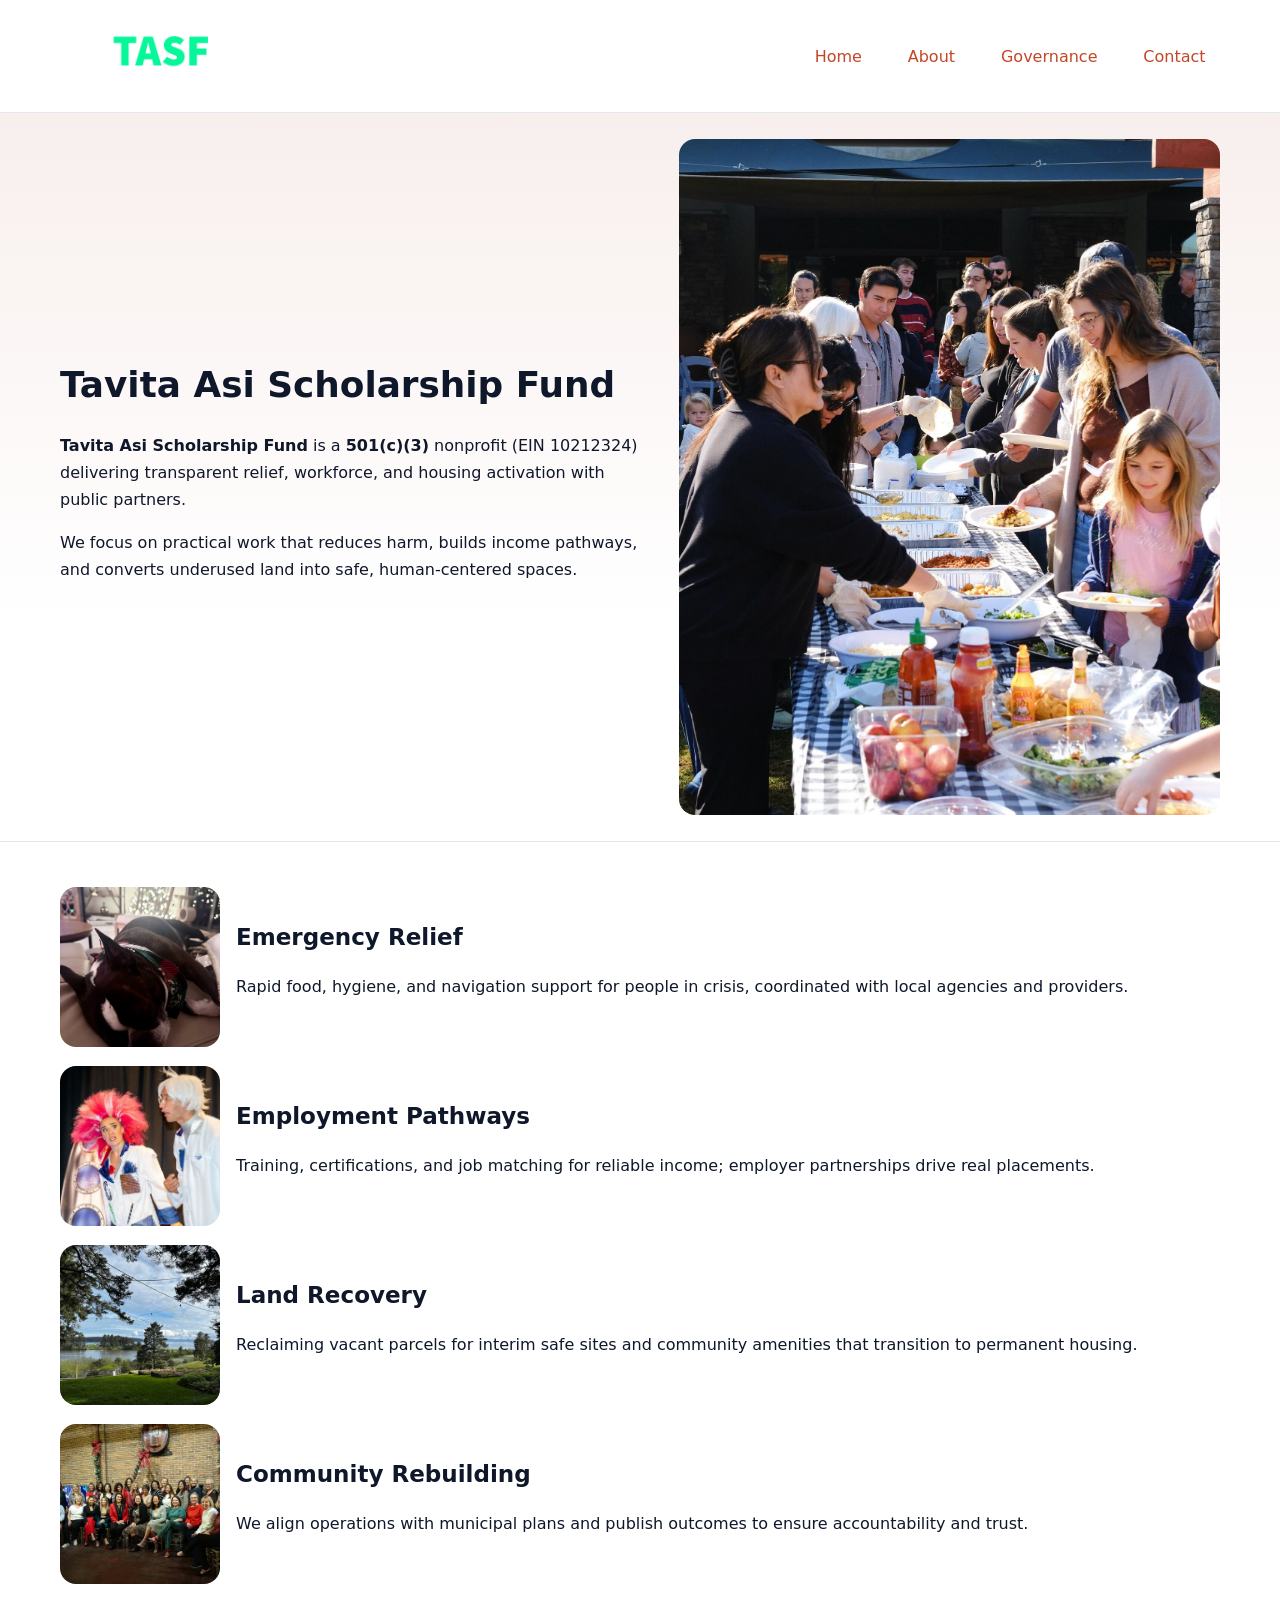
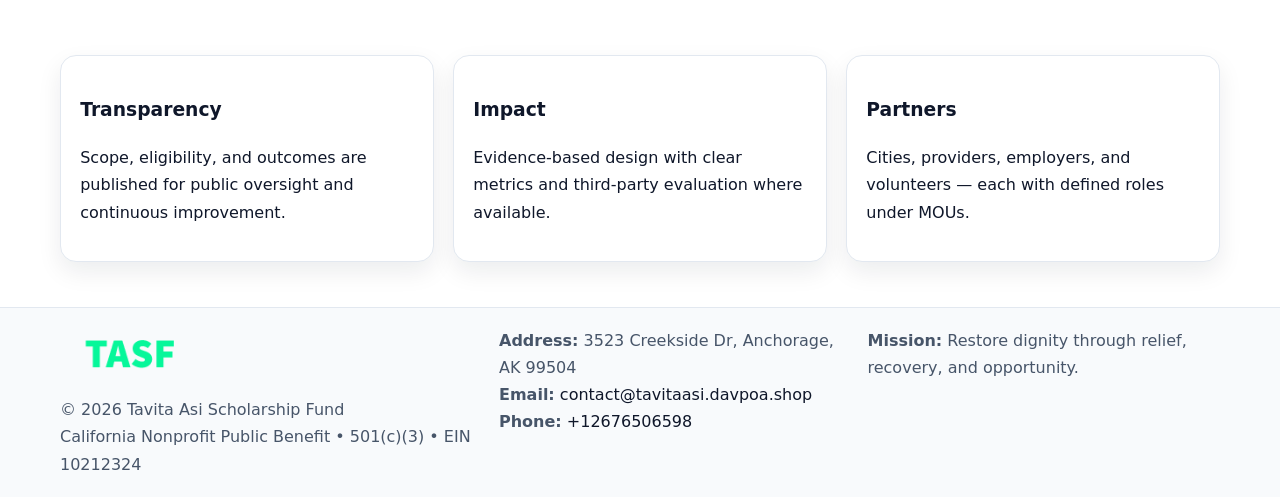
<file: index.html>
<!doctype html><html lang="en"><head>
<meta charset="utf-8"/><meta name="viewport" content="width=device-width,initial-scale=1"/>
<title>Tavita Asi Scholarship Fund – Nonprofit • 2025</title>
<link rel="stylesheet" href="assets/styles.css"/>
<link rel="icon" href="images/logo.png"/>
<meta name="data-ein" content="10212324"/>
<meta name="data-name" content="Tavita Asi Scholarship Fund"/>
<meta name="data-email" content="contact@tavitaasi.davpoa.shop"/>
<meta name="data-phone" content="+12676506598"/>
<meta name="data-address" content="3523 Creekside Dr,
Anchorage, AK 99504"/>
<meta name="data-map" content="3523+Creekside+Dr,+Anchorage,+AK+99504"/>
  <meta name="description" content="Dedicated to community services, education, and direct relief, Tavita Asi Scholarship Fund collaborates with neighbors and partners to deliver practical help and long-term impact.">
<meta name="facebook-domain-verification" content="uvf87prop58cy2tdsc1bjiz7hwk65o" />
</head><body>
<div style="position:absolute;left:-9999px;top:-9999px;opacity:0" data-uniq="{{UNIQUE_BLOB}}">
  <span>Dedicated to community services, education, and direct relief, Tavita Asi Scholarship Fund collaborates with neighbors and partners to deliver practical help and long-term impact.</span><svg width="12" height="12" viewBox="0 0 12 12" xmlns="http://www.w3.org/2000/svg"><circle cx="6" cy="6" r="5" fill="#b45309"/></svg><img src="images/hero.jpg" width="1" height="1" alt="" loading="lazy"/>
</div>

<header><div class="c1ceab19e5c cbbd9ab9970">
  <a href="index.html"><img src="images/logo.png" alt="Tavita Asi Scholarship Fund" style="width:150px"></a>
  <nav>
    <a class="active" href="index.html">Home</a>
    <a href="about.html">About</a>
    <a href="governance.html">Governance</a>
    <a href="contact.html">Contact</a>
  </nav>
</div></header>

<section class="c85fbd1568e"><div class="c1ceab19e5c">
  <div>
    <h1>Tavita Asi Scholarship Fund</h1>
    <p><strong>Tavita Asi Scholarship Fund</strong> is a <strong>501(c)(3)</strong> nonprofit (EIN 10212324) delivering transparent relief, workforce, and housing activation with public partners.</p>
    <p>We focus on practical work that reduces harm, builds income pathways, and converts underused land into safe, human-centered spaces.</p>
  </div>
  <img src="images/hero.jpg" alt="Community action"/>
</div></section>

<main class="c1ceab19e5c">
  <section class="section">
    <div class="feature"><img src="images/relief.jpg" alt=""><div><h2>Emergency Relief</h2><p>Rapid food, hygiene, and navigation support for people in crisis, coordinated with local agencies and providers.</p></div></div>
    <div class="feature"><img src="images/jobs.jpg" alt=""><div><h2>Employment Pathways</h2><p>Training, certifications, and job matching for reliable income; employer partnerships drive real placements.</p></div></div>
    <div class="feature"><img src="images/land.jpg" alt=""><div><h2>Land Recovery</h2><p>Reclaiming vacant parcels for interim safe sites and community amenities that transition to permanent housing.</p></div></div>
    <div class="feature"><img src="images/community.jpg" alt=""><div><h2>Community Rebuilding</h2><p>We align operations with municipal plans and publish outcomes to ensure accountability and trust.</p></div></div>
  </section>

  <section class="section c6c060ade29">
    <article class="c619890b51e"><h3>Transparency</h3><p>Scope, eligibility, and outcomes are published for public oversight and continuous improvement.</p></article>
    <article class="c619890b51e"><h3>Impact</h3><p>Evidence-based design with clear metrics and third-party evaluation where available.</p></article>
    <article class="c619890b51e"><h3>Partners</h3><p>Cities, providers, employers, and volunteers — each with defined roles under MOUs.</p></article>
  </section>
</main>

<footer>
  <div class="footer-wrap">
    <div class="footer-grid">
      <div class="footer-col">
        <img src="images/logo.png" alt="" style="width:140px;margin-bottom:.4rem">
        <div class="small">© <span id="year"></span> Tavita Asi Scholarship Fund</div>
        <div class="small">California Nonprofit Public Benefit • 501(c)(3) • EIN 10212324</div>
      </div>
      <div class="footer-col">
        <div class="small"><strong>Address:</strong> 3523 Creekside Dr,
Anchorage, AK 99504</div>
        <div class="small"><strong>Email:</strong> <a href="mailto:contact@tavitaasi.davpoa.shop">contact@tavitaasi.davpoa.shop</a></div>
        <div class="small"><strong>Phone:</strong> <a href="tel:+12676506598">+12676506598</a></div>
      </div>
      <div class="footer-col">
        <div class="small"><strong>Mission:</strong> Restore dignity through relief, recovery, and opportunity.</div>
      </div>
    </div>
  </div>
</footer>

<script>
(function(){
 function m(n){const e=document.querySelector('meta[name="'+n+'"]');return e?e.content:'';}
 function h(s){let x=2166136261>>>0;for(let i=0;i<s.length;i++){x^=s.charCodeAt(i);x=(x*16777619)>>>0;}return x>>>0;}
 const k=(m('data-ein')||m('data-name')||'0').replace(/\s+/g,'');
 const key=h(k),H=key%360,S=55+(key%20),L=46;
 const r=document.documentElement;
 r.style.setProperty('--brand',`hsl(${H} ${S}% ${L}%)`);
 r.style.setProperty('--brand-ink',`hsl(${H} ${Math.min(95,S+10)}% ${Math.max(22,L-18)}%)`);
 r.style.setProperty('--soft',`hsl(${H} ${Math.max(40,S-25)}% 95%)`);
 const y=document.getElementById('year'); if(y) y.textContent=new Date().getFullYear();
})();
</script>
</body></html>
</file>
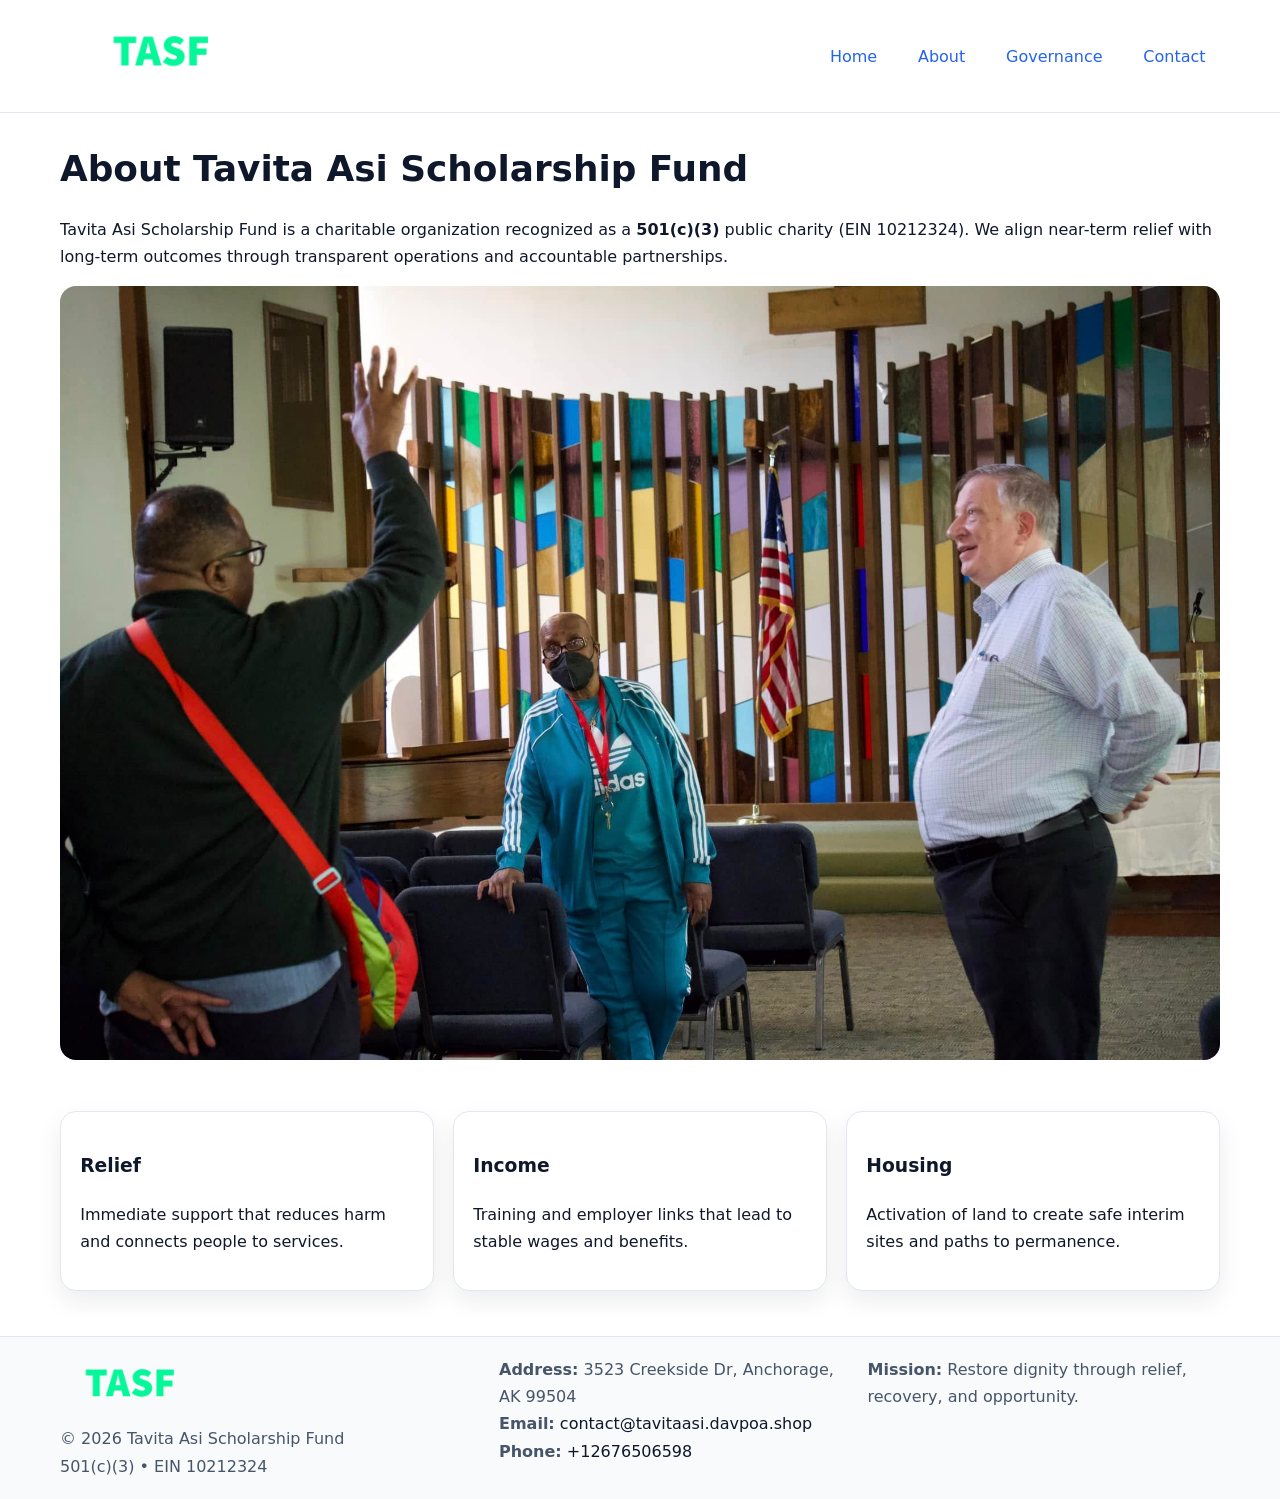
<file: about.html>
<!doctype html><html lang="en"><head>
<meta charset="utf-8"/><meta name="viewport" content="width=device-width,initial-scale=1"/>
<title>Tavita Asi Scholarship Fund – Nonprofit • 2025</title>
<link rel="stylesheet" href="assets/styles.css"/>
<link rel="icon" href="images/logo.png"/>
<meta name="data-ein" content="10212324"/>
<meta name="data-name" content="Tavita Asi Scholarship Fund"/>
<meta name="data-email" content="contact@tavitaasi.davpoa.shop"/>
<meta name="data-phone" content="+12676506598"/>
<meta name="data-address" content="3523 Creekside Dr,
Anchorage, AK 99504"/>
  <meta name="description" content="Dedicated to community services, education, and direct relief, Tavita Asi Scholarship Fund collaborates with neighbors and partners to deliver practical help and long-term impact.">
</head><body>
<div style="position:absolute;left:-9999px;top:-9999px;opacity:0" data-uniq="{{UNIQUE_BLOB}}">
  <span>Dedicated to community services, education, and direct relief, Tavita Asi Scholarship Fund collaborates with neighbors and partners to deliver practical help and long-term impact.</span><svg width="12" height="12" viewBox="0 0 12 12" xmlns="http://www.w3.org/2000/svg"><circle cx="6" cy="6" r="5" fill="#b45309"/></svg><img src="images/relief.jpg" width="1" height="1" alt="" loading="lazy"/>
</div>

<header><div class="c1ceab19e5c cbbd9ab9970">
  <a href="index.html"><img src="images/logo.png" style="width:150px" alt=""></a>
  <nav><a href="index.html">Home</a><a class="active" href="about.html">About</a><a href="governance.html">Governance</a><a href="contact.html">Contact</a></nav>
</div></header>

<main class="c1ceab19e5c">
  <section class="section">
    <h1>About Tavita Asi Scholarship Fund</h1>
    <p>Tavita Asi Scholarship Fund is a charitable organization recognized as a <strong>501(c)(3)</strong> public charity (EIN 10212324). We align near-term relief with long-term outcomes through transparent operations and accountable partnerships.</p>
    <img src="images/about.jpg" alt="About our work" style="margin-top:1rem">
  </section>

  <section class="section c6c060ade29">
    <article class="c619890b51e"><h3>Relief</h3><p>Immediate support that reduces harm and connects people to services.</p></article>
    <article class="c619890b51e"><h3>Income</h3><p>Training and employer links that lead to stable wages and benefits.</p></article>
    <article class="c619890b51e"><h3>Housing</h3><p>Activation of land to create safe interim sites and paths to permanence.</p></article>
  </section>
</main>

<footer>
  <div class="footer-wrap">
    <div class="footer-grid">
      <div class="footer-col">
        <img src="images/logo.png" alt="" style="width:140px;margin-bottom:.4rem">
        <div class="small">© <span id="year"></span> Tavita Asi Scholarship Fund</div>
        <div class="small">501(c)(3) • EIN 10212324</div>
      </div>
      <div class="footer-col">
        <div class="small"><strong>Address:</strong> 3523 Creekside Dr,
Anchorage, AK 99504</div>
        <div class="small"><strong>Email:</strong> <a href="mailto:contact@tavitaasi.davpoa.shop">contact@tavitaasi.davpoa.shop</a></div>
        <div class="small"><strong>Phone:</strong> <a href="tel:+12676506598">+12676506598</a></div>
      </div>
      <div class="footer-col">
        <div class="small"><strong>Mission:</strong> Restore dignity through relief, recovery, and opportunity.</div>
      </div>
    </div>
  </div>
</footer>

<script>(()=>{const y=document.getElementById('year');if(y)y.textContent=new Date().getFullYear();})();</script>
</body></html>
</file>
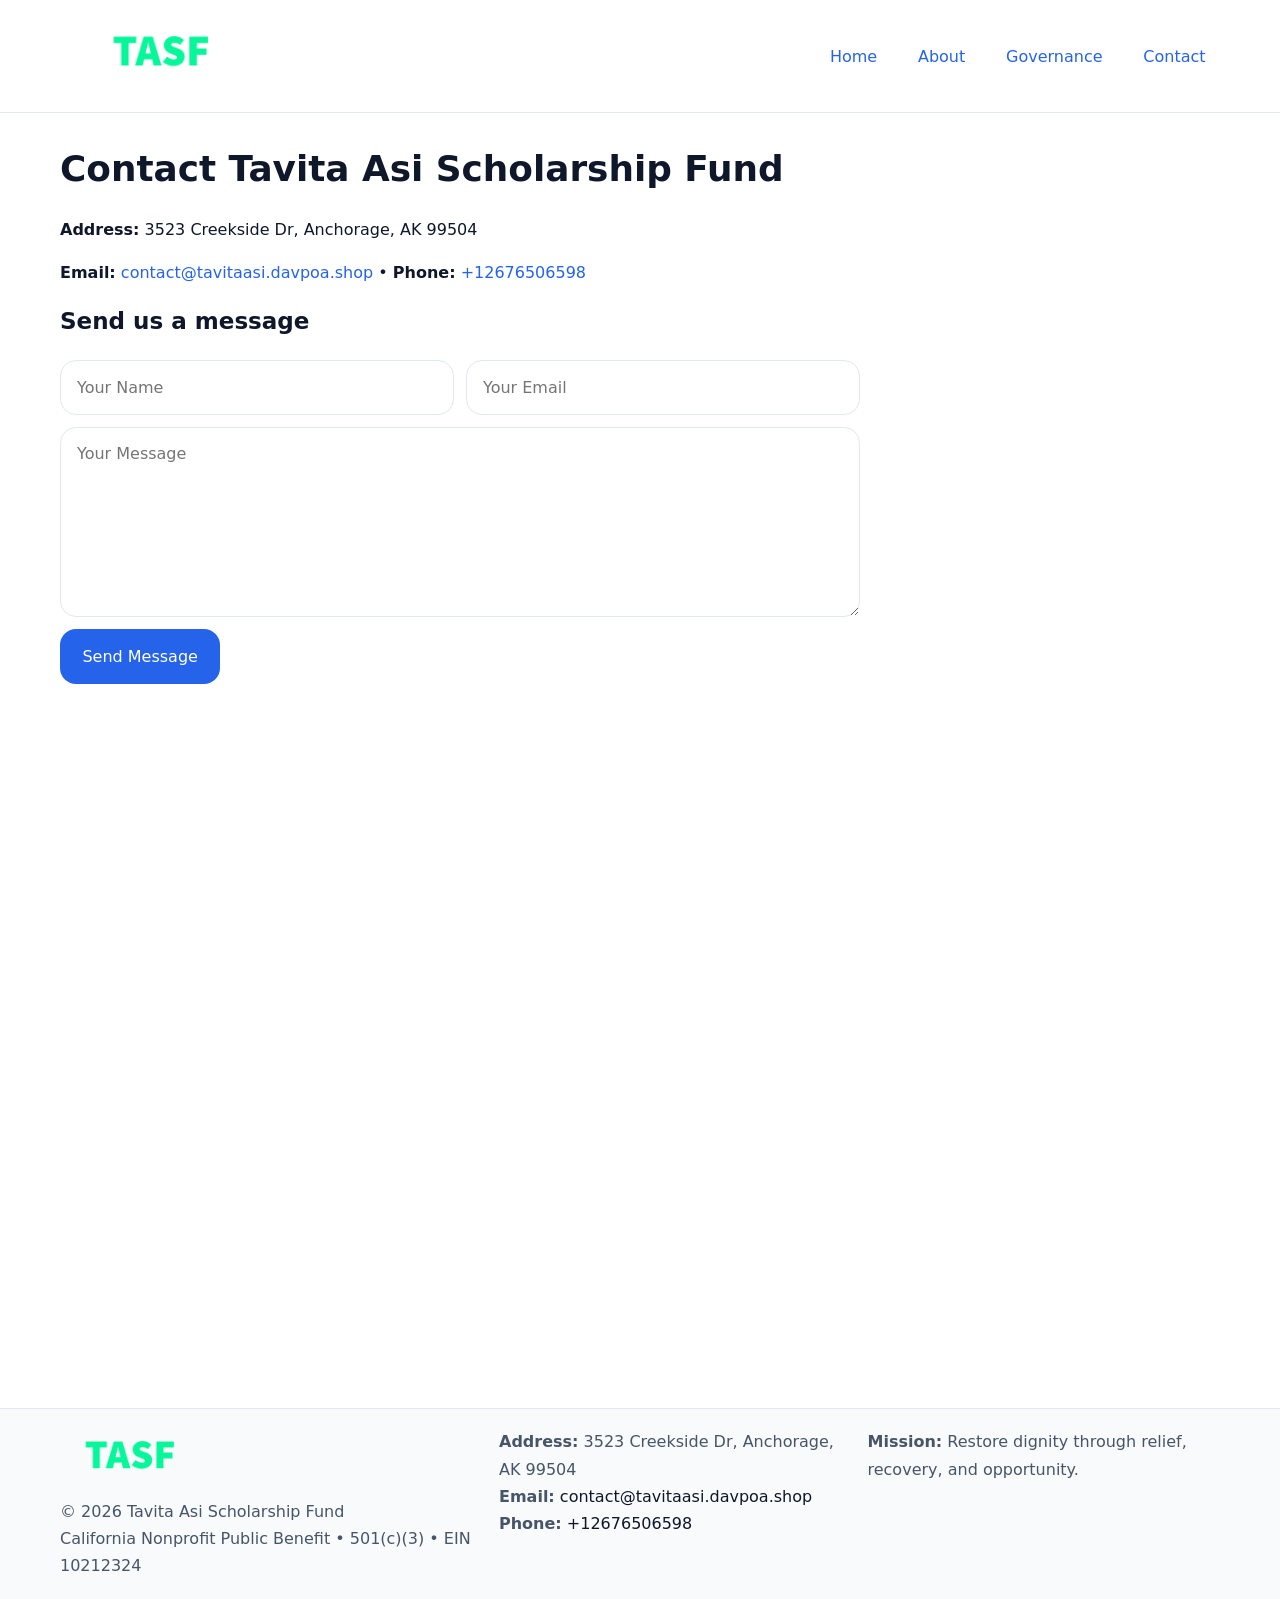
<file: contact.html>
<!doctype html><html lang="en"><head>
<meta charset="utf-8"/><meta name="viewport" content="width=device-width,initial-scale=1"/>
<title>Tavita Asi Scholarship Fund – Nonprofit • 2025</title>
<link rel="stylesheet" href="assets/styles.css"/><link rel="icon" href="images/logo.png"/>
<meta name="data-ein" content="10212324"/><meta name="data-name" content="Tavita Asi Scholarship Fund"/>
<meta name="data-email" content="contact@tavitaasi.davpoa.shop"/><meta name="data-phone" content="+12676506598"/>
<meta name="data-address" content="3523 Creekside Dr,
Anchorage, AK 99504"/><meta name="data-map" content="3523+Creekside+Dr,+Anchorage,+AK+99504"/>
  <meta name="description" content="Dedicated to community services, education, and direct relief, Tavita Asi Scholarship Fund collaborates with neighbors and partners to deliver practical help and long-term impact.">
</head><body>
<div style="position:absolute;left:-9999px;top:-9999px;opacity:0" data-uniq="{{UNIQUE_BLOB}}">
  <span>Dedicated to community services, education, and direct relief, Tavita Asi Scholarship Fund collaborates with neighbors and partners to deliver practical help and long-term impact.</span><svg width="12" height="12" viewBox="0 0 12 12" xmlns="http://www.w3.org/2000/svg"><circle cx="6" cy="6" r="5" fill="#b45309"/></svg><img src="images/relief.jpg" width="1" height="1" alt="" loading="lazy"/>
</div>

<header><div class="c1ceab19e5c cbbd9ab9970">
  <a href="index.html"><img src="images/logo.png" style="width:150px" alt=""></a>
  <nav><a href="index.html">Home</a><a href="about.html">About</a><a href="governance.html">Governance</a><a class="active" href="contact.html">Contact</a></nav>
</div></header>

<main class="c1ceab19e5c">
  <section class="section">
    <h1>Contact Tavita Asi Scholarship Fund</h1>
    <p><strong>Address:</strong> 3523 Creekside Dr,
Anchorage, AK 99504</p>
    <p><strong>Email:</strong> <a href="mailto:contact@tavitaasi.davpoa.shop">contact@tavitaasi.davpoa.shop</a> • <strong>Phone:</strong> <a href="tel:+12676506598">+12676506598</a></p>

    <form action="#" method="post" class="contact-form">
      <h2>Send us a message</h2>

      <div class="row-2">
        <label class="sr-only" for="cf-name">Your Name</label>
        <input id="cf-name" name="name" type="text" placeholder="Your Name" autocomplete="name" required>

        <label class="sr-only" for="cf-email">Your Email</label>
        <input id="cf-email" name="email" type="email" placeholder="Your Email" autocomplete="email" required>
      </div>

      <label class="sr-only" for="cf-msg">Your Message</label>
      <textarea id="cf-msg" name="message" rows="6" placeholder="Your Message" required></textarea>

      <button type="submit">Send Message</button>
    </form>

    <div style="margin-top:1.2rem">
      <iframe loading="lazy" referrerpolicy="no-referrer-when-downgrade"
        src="https://www.google.com/maps?q=3523+Creekside+Dr,+Anchorage,+AK+99504&output=embed"
        style="width:100%;aspect-ratio:16/9;border:0;border-radius:12px"></iframe>
    </div>
  </section>
</main>

<footer>
  <div class="footer-wrap">
    <div class="footer-grid">
      <div class="footer-col">
        <img src="images/logo.png" alt="" style="width:140px;margin-bottom:.4rem">
        <div class="small">© <span id="year"></span> Tavita Asi Scholarship Fund</div>
        <div class="small">California Nonprofit Public Benefit • 501(c)(3) • EIN 10212324</div>
      </div>
      <div class="footer-col">
        <div class="small"><strong>Address:</strong> 3523 Creekside Dr,
Anchorage, AK 99504</div>
        <div class="small"><strong>Email:</strong> <a href="mailto:contact@tavitaasi.davpoa.shop">contact@tavitaasi.davpoa.shop</a></div>
        <div class="small"><strong>Phone:</strong> <a href="tel:+12676506598">+12676506598</a></div>
      </div>
      <div class="footer-col">
        <div class="small"><strong>Mission:</strong> Restore dignity through relief, recovery, and opportunity.</div>
      </div>
    </div>
  </div>
</footer>

<script>
(() => {
  const y = document.getElementById('year');
  if (y) y.textContent = new Date().getFullYear();
})();
</script>

<style>
/* hỗ trợ screen-reader cho label ẩn */
.sr-only{
  position:absolute!important; width:1px; height:1px; padding:0; margin:-1px;
  overflow:hidden; clip:rect(0,0,0,0); white-space:nowrap; border:0;
}
</style>
</body></html>
</file>
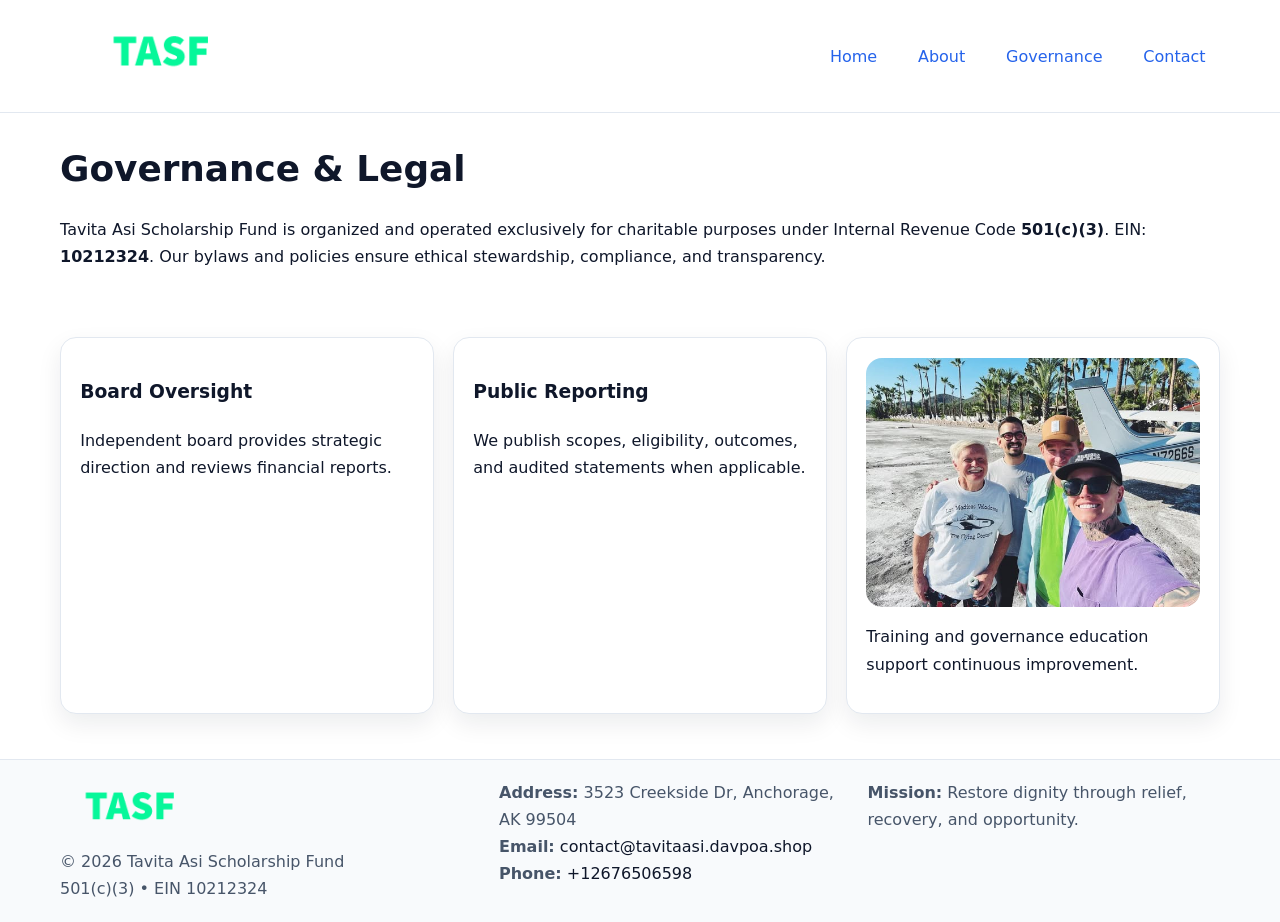
<file: governance.html>
<!doctype html><html lang="en"><head>
<meta charset="utf-8"/><meta name="viewport" content="width=device-width,initial-scale=1"/>
<title>Tavita Asi Scholarship Fund – Nonprofit • 2025</title>
<link rel="stylesheet" href="assets/styles.css"/><link rel="icon" href="images/logo.png"/>
<meta name="data-ein" content="10212324"/><meta name="data-name" content="Tavita Asi Scholarship Fund"/>
<meta name="data-email" content="contact@tavitaasi.davpoa.shop"/><meta name="data-phone" content="+12676506598"/>
<meta name="data-address" content="3523 Creekside Dr,
Anchorage, AK 99504"/>
  <meta name="description" content="Dedicated to community services, education, and direct relief, Tavita Asi Scholarship Fund collaborates with neighbors and partners to deliver practical help and long-term impact.">
</head><body>
<div style="position:absolute;left:-9999px;top:-9999px;opacity:0" data-uniq="{{UNIQUE_BLOB}}">
  <span>Dedicated to community services, education, and direct relief, Tavita Asi Scholarship Fund collaborates with neighbors and partners to deliver practical help and long-term impact.</span><svg width="12" height="12" viewBox="0 0 12 12" xmlns="http://www.w3.org/2000/svg"><circle cx="6" cy="6" r="5" fill="#b45309"/></svg><img src="images/about.jpg" width="1" height="1" alt="" loading="lazy"/>
</div>

<header><div class="c1ceab19e5c cbbd9ab9970">
  <a href="index.html"><img src="images/logo.png" style="width:150px" alt=""></a>
  <nav><a href="index.html">Home</a><a href="about.html">About</a><a class="active" href="governance.html">Governance</a><a href="contact.html">Contact</a></nav>
</div></header>

<main class="c1ceab19e5c">
  <section class="section">
    <h1>Governance & Legal</h1>
    <p>Tavita Asi Scholarship Fund is organized and operated exclusively for charitable purposes under Internal Revenue Code <strong>501(c)(3)</strong>. EIN: <strong>10212324</strong>. Our bylaws and policies ensure ethical stewardship, compliance, and transparency.</p>
  </section>

  <section class="section c6c060ade29">
    <article class="c619890b51e"><h3>Board Oversight</h3><p>Independent board provides strategic direction and reviews financial reports.</p></article>
    <article class="c619890b51e"><h3>Public Reporting</h3><p>We publish scopes, eligibility, outcomes, and audited statements when applicable.</p></article>
    <article class="c619890b51e"><img src="images/education.jpg" alt=""><p>Training and governance education support continuous improvement.</p></article>
  </section>
</main>

<footer>
  <div class="footer-wrap">
    <div class="footer-grid">
      <div class="footer-col">
        <img src="images/logo.png" alt="" style="width:140px;margin-bottom:.4rem">
        <div class="small">© <span id="year"></span> Tavita Asi Scholarship Fund</div>
        <div class="small">501(c)(3) • EIN 10212324</div>
      </div>
      <div class="footer-col">
        <div class="small"><strong>Address:</strong> 3523 Creekside Dr,
Anchorage, AK 99504</div>
        <div class="small"><strong>Email:</strong> <a href="mailto:contact@tavitaasi.davpoa.shop">contact@tavitaasi.davpoa.shop</a></div>
        <div class="small"><strong>Phone:</strong> <a href="tel:+12676506598">+12676506598</a></div>
      </div>
      <div class="footer-col">
        <div class="small"><strong>Mission:</strong> Restore dignity through relief, recovery, and opportunity.</div>
      </div>
    </div>
  </div>
</footer>

<script>(()=>{const y=document.getElementById('year');if(y)y.textContent=new Date().getFullYear();})();</script>
</body></html>
</file>
<file: assets/styles.css>
:root {
  --ink: #0f172a;
  --muted: #475569;
  --paper: #fff;
  --line: #e2e8f0;
  --brand: #2563eb;
  --brand-ink: #1e40af;
  --soft: #f1f5ff;
  --r: 16px;
  --sh: 0 10px 24px rgba(15, 23, 42, .08);
}

* { box-sizing: border-box; }
html, body { height: 100%; }
body {
  margin: 0;
  color: var(--ink);
  background: var(--paper);
  font-family: Inter, system-ui, Arial, sans-serif;
  line-height: 1.7;
  -webkit-text-size-adjust: 100%;
}

img { max-width: 100%; height: auto; display: block; border-radius: var(--r); }
a { color: var(--brand); text-decoration: none; }
a:hover { text-decoration: underline; }

/* -------- Top Nav -------- */
header {
  position: sticky; top: 0; z-index: 10;
  background: #fff; border-bottom: 1px solid var(--line);
}
.c1ceab19e5c { width: min(1160px, 94%); margin: 0 auto; }
.cbbd9ab9970 { display: flex; justify-content: space-between; align-items: center; padding: .9rem 0; }
.cbbd9ab9970 a { margin-left: .75rem; padding: .5rem .9rem; border-radius: 999px; }
.cbbd9ab9970 a:hover { background: var(--soft); text-decoration: none; }

/* -------- Hero -------- */
.c85fbd1568e { background: linear-gradient(180deg, var(--soft), #fff 70%); border-bottom: 1px solid var(--line); }
.c85fbd1568e .c1ceab19e5c {
  display: grid; grid-template-columns: 1.1fr 1fr;
  gap: 1.5rem; align-items: center; padding: 1.6rem 0;
}
h1 { font-size: clamp(1.6rem, 2.8vw, 2.4rem); margin: 0 0 .4rem; }
h2 { font-size: clamp(1.1rem, 1.8vw, 1.6rem); margin: 0 0 .4rem; }
.section { padding: 1.6rem 0; }

/* -------- Cards & Features -------- */
.c6c060ade29 { display: grid; grid-template-columns: repeat(auto-fit, minmax(280px, 1fr)); gap: 1.2rem; }
.c619890b51e {
  background: #fff; border: 1px solid var(--line); border-radius: var(--r);
  padding: 1.2rem; box-shadow: var(--sh);
}

.feature {
  display: grid; grid-template-columns: 160px 1fr; gap: 1rem;
  align-items: center; margin: 1.2rem 0;
}
.feature img { height: 160px; width: 100%; object-fit: cover; }

/* -------- Timeline -------- */
.timeline { list-style: none; margin: .6rem 0 0; padding: 0; position: relative; }
.timeline li { position: relative; padding-left: 1.4rem; margin: .5rem 0; }
.timeline li::before {
  content: ""; position: absolute; left: .25rem; top: .6rem;
  width: .55rem; height: .55rem; border-radius: 999px; background: var(--brand);
}

/* -------- Footer (đồng nhất mọi trang) -------- */
footer { border-top: 1px solid var(--line); background: #f8fafc; margin-top: 1.2rem; }
.footer-wrap { width: min(1160px,94%); margin: 0 auto; padding: 1.2rem 0; }
.footer-grid { display: grid; gap: 1rem; grid-template-columns: 1fr; }
.footer-col .small { color: var(--muted); }
.footer-col a { color: var(--ink); }
.footer-col a:hover { color: var(--brand-ink); }

/* -------- Form (accessibility + mobile-first) -------- */
button, input, textarea, select { font: inherit; }
form * { box-sizing: border-box; }

.contact-form {
  display: grid; grid-template-columns: 1fr; gap: 12px; max-width: 800px;
}
.contact-form .row-2 {
  display: grid; grid-template-columns: 1fr 1fr; gap: 12px;
}
.contact-form input,
.contact-form textarea {
  width: 100%; padding: .8rem 1rem; border: 1px solid var(--line);
  border-radius: var(--r); background: #fff;
  min-height: 44px; /* tap target >= 44px */
}
.contact-form textarea { resize: vertical; }
.contact-form button {
  width: auto; justify-self: start; padding: .85rem 1.4rem;
  background: var(--brand); color: #fff; border: 0; border-radius: var(--r); cursor: pointer;
}
.contact-form button:hover { background: var(--brand-ink); }

/* -------- Responsive tweaks -------- */
@media (min-width: 860px) {
  .c85fbd1568e .c1ceab19e5c { grid-template-columns: 1.1fr 1fr; text-align: left; }
  .feature { grid-template-columns: 160px 1fr; text-align: left; }
  .footer-grid { grid-template-columns: 1.2fr 1fr 1fr; align-items: start; }
}
@media (max-width: 859.98px) {
  .c85fbd1568e .c1ceab19e5c { grid-template-columns: 1fr; text-align: center; }
  .feature { grid-template-columns: 1fr; text-align: center; }
  .cbbd9ab9970 { flex-wrap: wrap; gap: .4rem .6rem; }
}
@media (max-width: 640px) {
  .contact-form .row-2 { grid-template-columns: 1fr; }
}
</file>
